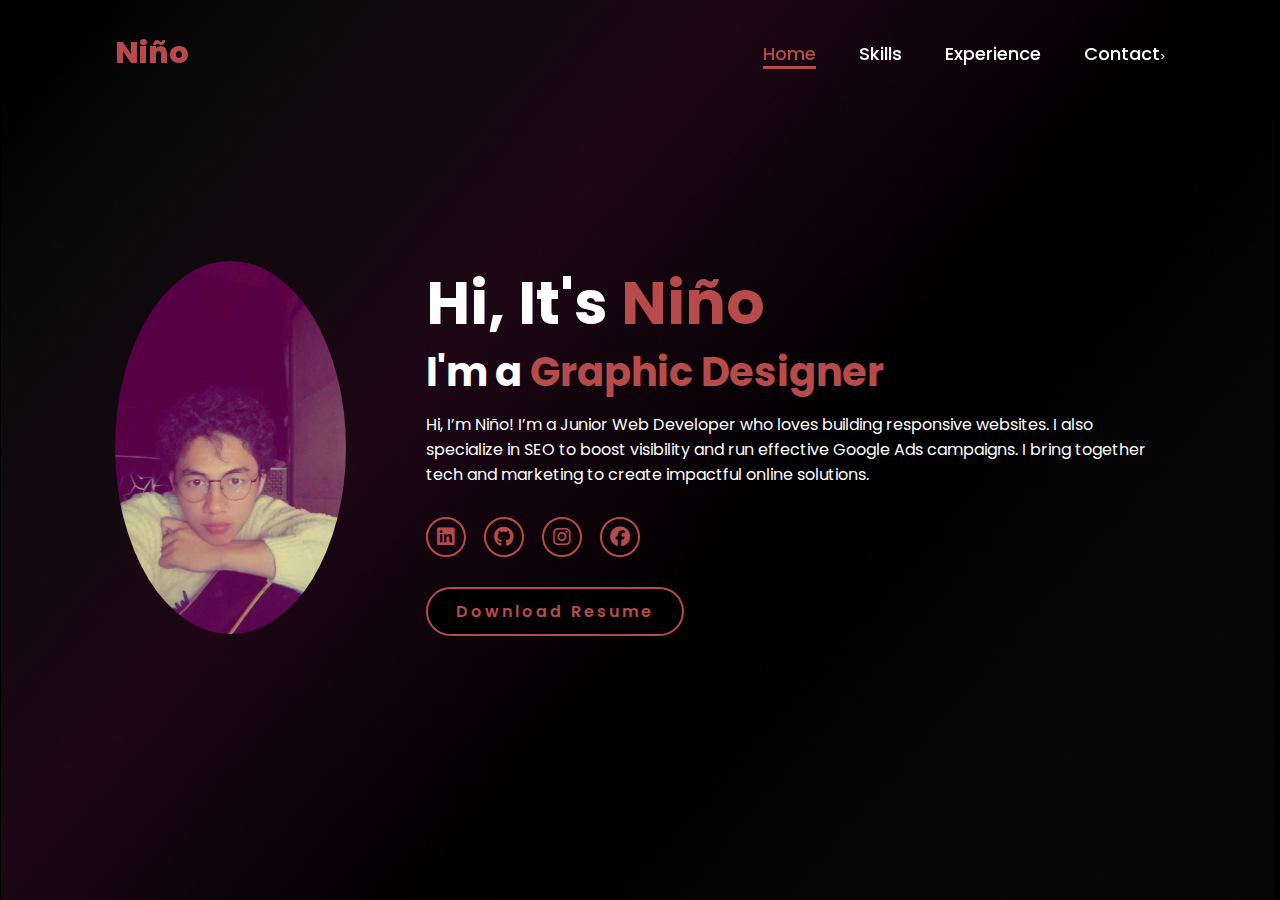
<file: index.html>
<!DOCTYPE html>
<html lang="en">
<head>
    <meta charset="UTF-8">
    <meta name="viewport" content="width=device-width, initial-scale=1.0">
    <link rel="stylesheet" href="https://cdnjs.cloudflare.com/ajax/libs/font-awesome/6.5.2/css/all.min.css">
    <link rel="stylesheet" href="style.css">
    <title>Portfolio Website</title>
</head>
<body>
    <header>
        <a href="index.html" class="logo">Niño</a>
        <nav>
          <a href="index.html" class="active">Home</a>
        <a href="skill.html">Skills</a>
        <a href="Resume.html">Experience</a>
        <a href="contact.html">Contact</a>>
        </nav>
    </header>
    <section class="home">
        <div class="home-img">
            <img src="image.jpg" alt="">
        </div>
        <div class="home-content">
            <h1>Hi, It's <span>Niño</span></h1>
            <h3 class="typing-text">I'm a <span></span></h3>
            <p>Hi, I’m Niño! I’m a Junior Web Developer who loves building responsive websites. I also specialize in SEO to boost visibility and run effective Google Ads campaigns. I bring together tech and marketing to create impactful online solutions.</p>
            <div class="social-icons">
                <a href="https://www.linkedin.com/in/ni%C3%B1oricardo-olarita-34276229b/"><i class="fa-brands fa-linkedin"></i></a>
                <a href="https://github.com/nino1212-r"><i class="fa-brands fa-github"></i></a>
                <a href="https://www.instagram.com/ninnzzzzzzzzz/"><i class="fa-brands fa-instagram"></i></a>
                <a href="https://www.facebook.com/ninz.olarita/"><i class="fa-brands fa-facebook"></i></a>
                
            </div>
            <a href="https://docs.google.com/document/d/1mLgiIOvM7jT8IXIbEUsiBC37GLktfYBY/edit?usp=sharing&ouid=117722803611519869640&rtpof=true&sd=true" class="btn">Download Resume</a>
        </div>
    </section>
</body>
</html>
</file>
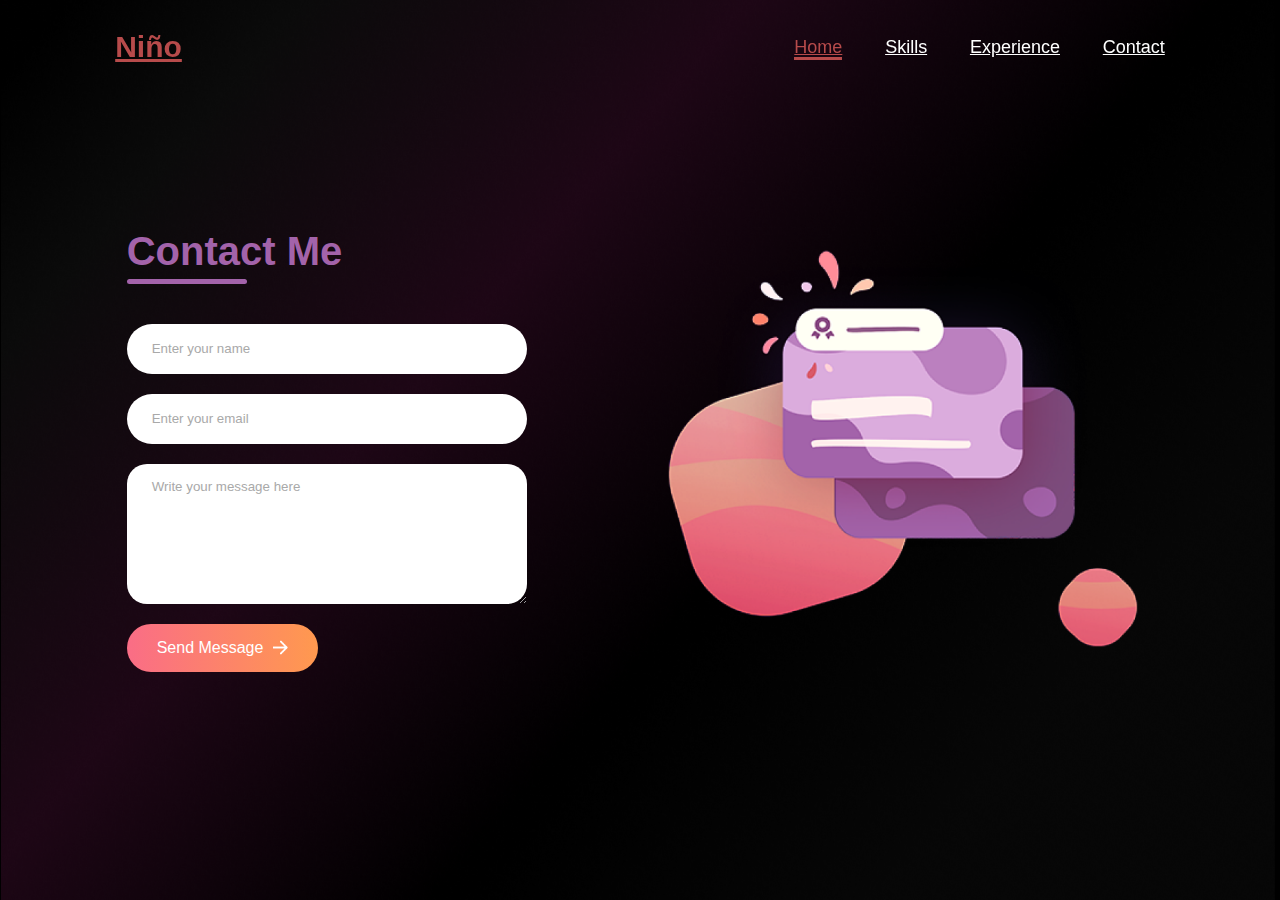
<file: contact.html>
<!DOCTYPE html>
<html lang="en">
<head>
    <meta charset="UTF-8">
    <meta name="viewport" content="width=device-width, initial-scale=1.0">
    <title>Contact Me</title>
    <link rel="stylesheet" href="styles.css">
<body>
    <header>
        <a href="index.html" class="logo">Niño</a>
        <nav>
            <a href="index.html" class="active"> Home</a>
            <a href="skill.html" >Skills</a>
            <a href="Resume.html" >Experience</a>
            <a href="contact.html" >Contact</a>
        </nav>
    </header>
    <div class="contact-container">
        <form action="https://api.web3forms.com/submit" method="POST"class="contact-left">
            <div class="contact-left-title">
                <h2>Contact Me</h2>
                <hr>
            </div>
                <input type="hidden" name="access_key" value="69ec9b6e-47cf-403b-8619-a62b1ea174a1">
                <input type="text" id="name" name="name" placeholder="Enter your name" class="contact-inputs" required>
                <input type="email" id="email" name="email" placeholder="Enter your email" class="contact-inputs" required>
                <textarea id="message" name="message" placeholder="Write your message here" class="contact-inputs"></textarea>
            <button type="submit">Send Message <img src="arrow_icon.png" alt=""></button>
        </form>

        <div class="contact-right">
            <img src="right_img.png" alt="">
    </div>

</body>
</html>
</file>
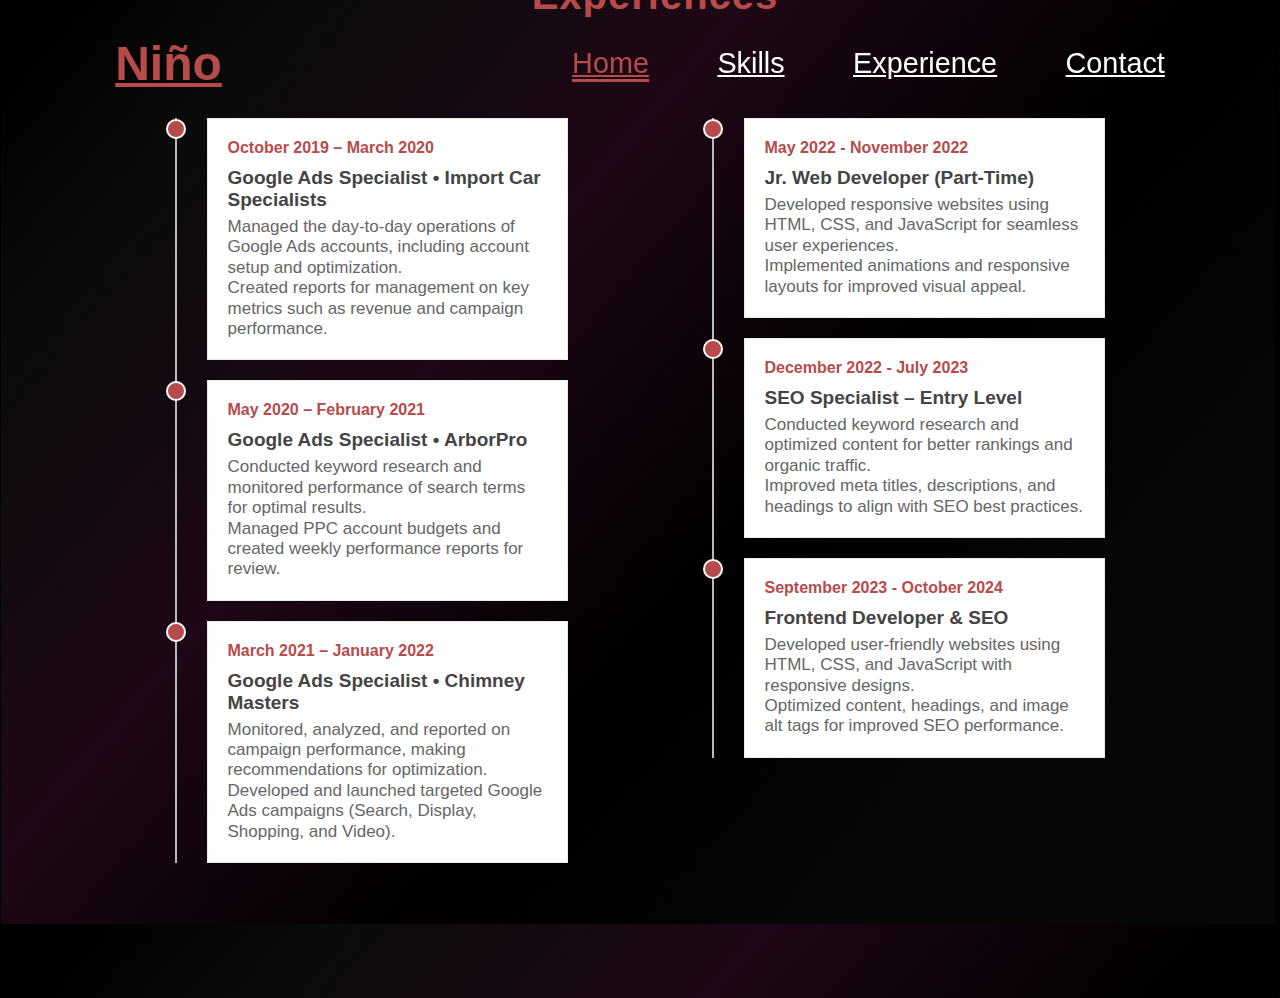
<file: Resume.html>
<!DOCTYPE html>
<html lang="en">
<head>
	<meta charset="UTF-8">
	<meta name="viewport" content="width=device-width, initial-scale=1.0">
	<title>Experience</title>
	<link rel="stylesheet" type="text/css" href="stylesss.css">
</head>

<body>
	<!-- Header Section -->
	<header>
		<a href="index.html" class="logo">Niño</a>
		<nav>
			<a href="index.html" class="active">Home</a>
			<a href="skill.html">Skills</a>
			<a href="Resume.html">Experience</a>
			<a href="contact.html">Contact</a>
		</nav>
	</header>
	<!-- Main Content -->
	<div class="container"><br><br>
		<h1>Experiences</h1>
		<main class="row">
			<!-- First Column -->
			<section class="col">
				<div class="contents">
					<div class="box">
						<h4>October 2019 – March 2020</h4>
						<h3>Google Ads Specialist • Import Car Specialists</h3>
						<p>Managed the day-to-day operations of Google Ads accounts, including account setup and optimization.</p>
						<p>Created reports for management on key metrics such as revenue and campaign performance.</p>
					</div>

					<div class="box">
						<h4>May 2020 – February 2021</h4>
						<h3>Google Ads Specialist • ArborPro</h3>
						<p>Conducted keyword research and monitored performance of search terms for optimal results.</p>
						<p>Managed PPC account budgets and created weekly performance reports for review.</p>
					</div>

					<div class="box">
						<h4>March 2021 – January 2022</h4>
						<h3>Google Ads Specialist • Chimney Masters</h3>
						<p>Monitored, analyzed, and reported on campaign performance, making recommendations for optimization.</p>
						<p>Developed and launched targeted Google Ads campaigns (Search, Display, Shopping, and Video).</p>
					</div>
				</div>
			</section>

			<!-- Second Column -->
			<section class="col">
				<div class="contents">
					<div class="box">
						<h4>May 2022 - November 2022</h4>
						<h3>Jr. Web Developer (Part-Time)</h3>
						<p>Developed responsive websites using HTML, CSS, and JavaScript for seamless user experiences.</p>
						<p>Implemented animations and responsive layouts for improved visual appeal.</p>
					</div>

					<div class="box">
						<h4>December 2022 - July 2023</h4>
						<h3>SEO Specialist – Entry Level</h3>
						<p>Conducted keyword research and optimized content for better rankings and organic traffic.</p>
						<p>Improved meta titles, descriptions, and headings to align with SEO best practices.</p>
					</div>

					<div class="box">
						<h4>September 2023 - October 2024</h4>
						<h3>Frontend Developer & SEO</h3>
						<p>Developed user-friendly websites using HTML, CSS, and JavaScript with responsive designs.</p>
						<p>Optimized content, headings, and image alt tags for improved SEO performance.</p>
					</div>
				</div>
			</section>
		</main>
			
</body>
</html>
</file>
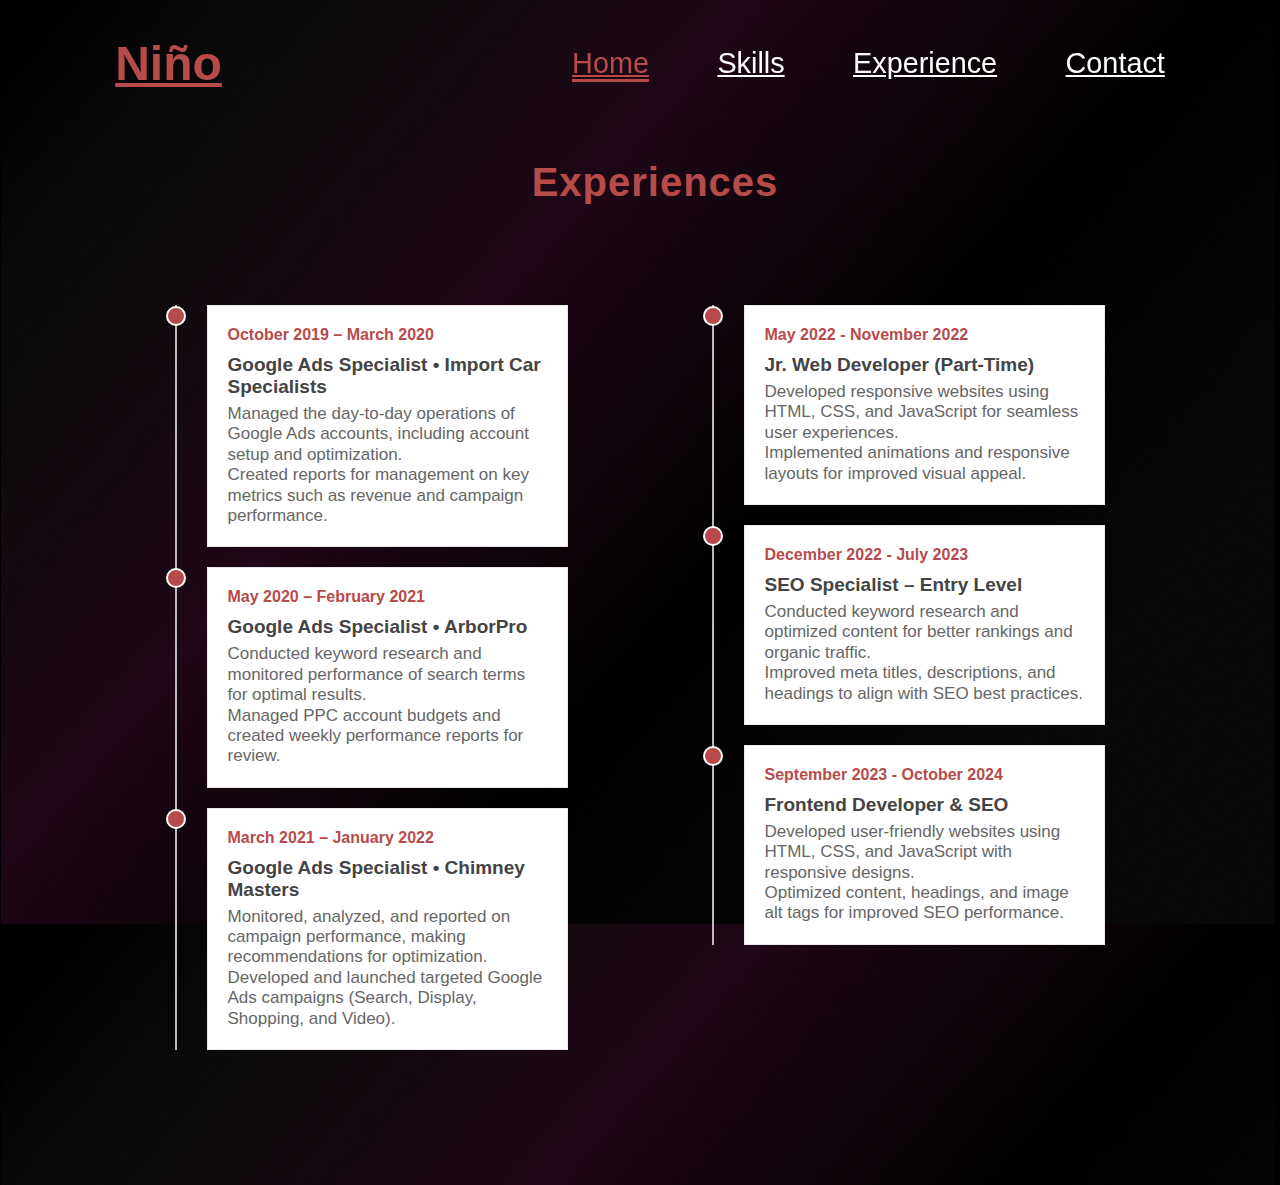
<file: skill.html>
<!DOCTYPE html>
<html lang="en">
<head>
	<meta charset="UTF-8">
	<meta name="viewport" content="width=device-width, initial-scale=1.0">
	<title>Experience</title>
	<link rel="stylesheet" type="text/css" href="stylesss.css">
</head>

<body>
	<!-- Header Section -->
	<header>
		<a href="index.html" class="logo">Niño</a>
		<nav>
			<a href="index.html" class="active">Home</a>
			<a href="skill.html">Skills</a>
			<a href="Resume.html">Experience</a>
			<a href="contact.html">Contact</a>
		</nav>
	</header>
<br><br><br><br><br><br><br><br><br><br><br><br>
<br><br><br><br><br><br><br>
	<!-- Main Content -->
	<div class="container"><br><br>
		<h1>Experiences</h1>
		<main class="row">
			<!-- First Column -->
			<section class="col">
				<div class="contents">
					<div class="box">
						<h4>October 2019 – March 2020</h4>
						<h3>Google Ads Specialist • Import Car Specialists</h3>
						<p>Managed the day-to-day operations of Google Ads accounts, including account setup and optimization.</p>
						<p>Created reports for management on key metrics such as revenue and campaign performance.</p>
					</div>

					<div class="box">
						<h4>May 2020 – February 2021</h4>
						<h3>Google Ads Specialist • ArborPro</h3>
						<p>Conducted keyword research and monitored performance of search terms for optimal results.</p>
						<p>Managed PPC account budgets and created weekly performance reports for review.</p>
					</div>

					<div class="box">
						<h4>March 2021 – January 2022</h4>
						<h3>Google Ads Specialist • Chimney Masters</h3>
						<p>Monitored, analyzed, and reported on campaign performance, making recommendations for optimization.</p>
						<p>Developed and launched targeted Google Ads campaigns (Search, Display, Shopping, and Video).</p>
					</div>
				</div>
			</section>

			<!-- Second Column -->
			<section class="col">
				<div class="contents">
					<div class="box">
						<h4>May 2022 - November 2022</h4>
						<h3>Jr. Web Developer (Part-Time)</h3>
						<p>Developed responsive websites using HTML, CSS, and JavaScript for seamless user experiences.</p>
						<p>Implemented animations and responsive layouts for improved visual appeal.</p>
					</div>

					<div class="box">
						<h4>December 2022 - July 2023</h4>
						<h3>SEO Specialist – Entry Level</h3>
						<p>Conducted keyword research and optimized content for better rankings and organic traffic.</p>
						<p>Improved meta titles, descriptions, and headings to align with SEO best practices.</p>
					</div>

					<div class="box">
						<h4>September 2023 - October 2024</h4>
						<h3>Frontend Developer & SEO</h3>
						<p>Developed user-friendly websites using HTML, CSS, and JavaScript with responsive designs.</p>
						<p>Optimized content, headings, and image alt tags for improved SEO performance.</p>
					</div>
				</div>
			</section>
		</main>		
</body>
</html>
</file>
<file: style.css>
@import url('https://fonts.googleapis.com/css2?family=Poppins:wght@100;200;300;400;500;600&display=swap');
*{
    margin: 0;
    padding: 0;
    box-sizing: border-box;
    text-decoration: none;
    border: none;
    outline: none;
    font-family: 'Poppins', sans-serif;
}
html{
    font-size: 62.5%;
}
body{
    width: 100%;
    height: 100vh;
    overflow-x: hidden;
    background-color: black;
    color: white;
}
header{
    margin-top: 20px;
    position: fixed;
    top: 0;
    left: 0;
    width: 100%;
    padding: 1rem 9%;
    background-color: transparent;
    filter: drop-shadow(10px);
    display: flex;
    justify-content: space-between;
    align-items: center;
    z-index: 100;
}
.logo{
    font-size: 3rem;
    color: #b74b4b;
    font-weight: 800;
    cursor: pointer;
    transition: 0.5s ease;
}
.logo:hover{
    transform: scale(1.1);
}
nav a{
    font-size: 1.8rem;
    color: white;
    margin-left: 4rem;
    font-weight: 500;
    transition: 0.3s ease;
    border-bottom: 3px solid transparent;
}
nav a:hover,
nav a.active{
    color: #b74b4b;
    border-bottom: 3px solid #b74b4b;
}
@media(max-width:995px){
    .home-img{
        width: 80vw;
        }
    .home-img-right{
        display: none;
    }    
    nav{
        position: absolute;
        display: none;
        top: 0;
        right: 0;
        width: 40%;
        border-left: 3px solid #b74b4b;
        border-bottom: 3px solid #b74b4b;
        border-bottom-left-radius: 2rem;
        padding: 1rem solid;
        background-color: #161616;
        border-top: 0.1rem solid rgba(0,0,0,0.1);
    }
    nav.active{
        display: block;
    }
    nav a{
        display: block;
        font-size: 2rem;
        margin: 3rem 0;
    }
    nav a:hover,
    nav a.active{
        padding: 1rem;
        border-radius: 0.5rem;
        border-bottom: 0.5rem solid #b74b4b;
    }
}
section{
    min-height: 100vh;
    padding: 5rem 9% 5rem;
}
.home {
    display: flex;
    justify-content: center;
    align-items: center;
    gap: 8rem;
    background-image: url("background.png");
    background-size: cover; 
    background-position: center; 
    background-repeat: no-repeat; 
    width: 100vw;
    height: 100vh; 
}

.home .home-content h1{
    font-size: 6rem;
    font-weight: 700;
    line-height: 1.3;
}
span{
    color: #b74b4b;
}
.home-content h3{
    font-size: 4rem;
    margin-bottom: 1rem;
    font-weight: 700;
}
.home-content p{
    font-size: 1.6rem;
}
.home-img{
    border-radius: 50%;
}
.home-img img{
    position: relative;
    width: 18vw;
    border-radius: 60%;
    box-shadow: 0 0 25px solid #b74b4b;
    cursor: pointer;
    transition: 0.2s linear;
}
.home-img img:hover{
    font-size: 1.8rem;
    font-weight: 500;
}
.social-icons a{
    display: inline-flex;
    justify-content: center;
    align-items: center;
    width: 4rem;
    height: 4rem;
    background-color: transparent;
    border: 0.2rem solid #b74b4b;
    font-size: 2rem;
    border-radius: 50%;
    margin: 3rem 1.5rem 3rem 0;
    transition: 0.3s ease;
    color: #b74b4b;
}
.social-icons a:hover{
    color: black;
    transform: scale(1.3) translateY(-5px);
    background-color: #b74b4b;
    box-shadow: 0  0 25px #b74b4b;
}
.btn{
    display: inline-block;
    padding: 1rem 2.8rem;
    background-color: black;
    border-radius: 4rem;
    font-size: 1.6rem;
    color: #b74b4b;
    letter-spacing: 0.3rem;
    font-weight: 600;
    border: 2px solid #b74b4b;
    transition: 0.3s ease;
    cursor: pointer;
}
.btn:hover{
    transform: scale3d(1.03);
    background-color: #b74b4b;
    color: black;
    box-shadow: 0 0 25px #b74b4b;
}
.typing-text{
    font-size: 34px;
    font-weight: 600;
    min-width: 280px;
}
.typing-text span{
    position: relative;
}
.typing-text span::before{
    content: "Graphic Designer";
    color: #b74b4b;
    animation: words 10s infinite;
}
.typing-text span::after{
    content: "";
    position: absolute;
    width: calc(100% + 8px);
    height: 100%;
    border-left: 3px solid black;
    right: -8;
    animation: cursor 0.6s infinite;
}
@keyframes cursor{
    to{
        border-left: 3px solid #b74b4b;
    }
}
@keyframes words{
    0%, 20%{
        content: "Jr. Web Developer";
    }
    21%, 40%{
        content: "SEO Specialist";
    }
    41%, 60%{
        content: "Google ads Specialist";
    }
}
@media (max-width: 1000px){
    .home{
        gap: 4rem;
    }
}
@media(max-width:995px){
    .home{
        flex-direction: column;
        margin: 5rem 4rem;
    }
    .home .home-content h3{
        font-size: 2.5rem;
    }
    .home-content h1{
        font-size: 5rem;
    }
    .home-img img{
        width: 70vw;
        margin-top: 4rem;
    }
}
</file>
<file: styles.css>
*{
    padding: 0;
    margin: 0;
    box-sizing: border-box;
    font-family: 'Poppins', sans-serif;
}
html{
    font-size: 62.5%;
}
body{
    background-image: url('background.png');
    background-size: cover; 
    background-position: center; 
    background-repeat: no-repeat; 
    width: 100vw;
    height: 100vh; 
}
header{
    margin-top: 20px;
    position: fixed;
    top: 0;
    left: 0;
    width: 100%;
    padding: 1rem 9%;
    background-color: transparent;
    filter: drop-shadow(10px);
    display: flex;
    justify-content: space-between;
    align-items: center;
    z-index: 100;
}
.logo{
    font-size: 3rem;
    color: #b74b4b;
    font-weight: 800;
    cursor: pointer;
    transition: 0.5s ease;
}
.logo:hover{
    transform: scale(1.1);
}
nav a{
    font-size: 1.8rem;
    color: white;
    margin-left: 4rem;
    font-weight: 500;
    transition: 0.3s ease;
    border-bottom: 3px solid transparent;
}
nav a:hover,
nav a.active{
    color: #b74b4b;
    border-bottom: 3px solid #b74b4b;
}
.contact-container{
    height: 100vh;
    display: flex;
    align-items: center;
    justify-content: space-evenly;
}
.contact-left{
    display: flex;
    flex-direction: column;
    align-items: start;
    gap: 20px;
}
.contact-left-title h2{
    font-weight: 600;
    color: #a363aa;
    font-size: 40px;
    margin-bottom: 5px;
}
.contact-left-title hr{
    border: none;
    width: 120px;
    height: 5px;
    background-color: #a363aa;
    border-radius: 10px;
    margin-bottom: 20px;
}
.contact-inputs{
    width: 400px;
    height: 50px;
    border: none;
    outline: none;
    padding-left: 25px;
    font-weight: 500;
    color: #666;
    border-radius: 50px;
}
.contact-left textarea{
    height: 140px;
    padding-top: 15px;
    border-radius: 20px;
}
.contact-inputs:focus{
    border: 2px solid #ff994f;
}
.contact-inputs::placeholder{
    color: #a9a9a9
}
.contact-left button{
    display: flex;
    align-items: center;
    padding: 15px 30px;
    font-size: 16px;
    color: #fff;
    gap: 10px;
    border: none;
    border-radius: 50px;
    background: linear-gradient(270deg, #ff994f, #fa6d86);
    cursor: pointer;
}
.contact-left button img{
    height: 15px;
}
.contact-right img{
    width: 500px;
}

@media (max-width:800px){
    .contact-inputs{
        width: 80vw;
    }
    .contact-right{
        display: none;
    }
    
}
</file>
<file: stylesss.css>
@import url('https://fonts.googleapis.com/css2?family=Poppins:wght@100;200;300;400;500;600&display=swap');
*{
	margin: 0;
	padding: 0;
	box-sizing: border-box;
}
body{
	display: flex;
    flex-direction: column; /* Stack content vertically */
    justify-content: center; /* Center content vertically */
    align-items: center; /* Center content horizontally */
    gap: 2rem; /* Space between the heading and the skills grid */
    background-image: url("background.png");
    background-size: cover; 
    background-position: center; 
    background-repeat: repeat; 
    width: 100vw;
    height: 100vh; 
    margin: 0; /* Remove default margin */
    font-family: 'Inter', sans-serif; /* Use Inter font */
}
h1 {
    text-align: center; /* Center the text horizontally */
    font-family: 'Inter', sans-serif; /* Use Inter font */
    font-size: 2.5rem; /* Adjust size as needed */
    color: #b74b4b;
    margin-bottom: 20px; /* Space below the heading */
    letter-spacing: 1px; /* Add spacing for a clean look */
}
.container{
	width: 100%;
	padding: 35px 10%;
}
.container{
	padding-right: calc(10% - 30px);
}
main.row{
	display: grid;
	grid-template-columns: 1fr 1fr;
	grid-column-gap: 20px;
}
.col header.title{
	font-family: helvetica;
	color:  #b74b4b;
	padding: 0px 0px 20px 30px;
}
.col .contents{
	padding: 0px 30px;
	border-left: 2px solid #bababa;
}
.col .contents .box{
	position: relative;
	padding: 20px;
	border: 1px solid #eaeaea;
	background-color: #ffffff;
	cursor: pointer;
	transition: all 0.4s;
	margin-bottom: 20px;
}
.col .contents .box:hover{
	box-shadow: 0px 3px 12px 0px #ccc;
	border: 1px solid transparent;
}
.col .contents .box::before{
	content: '';
	position: absolute;
	width: 16px;
	height: 16px;
	border-radius: 50%;
	right: calc(100% + 22px);
	top: 0;
	background-color:  #b74b4b;
	border: 2px solid white;
}
.box h4{
	position: relative;
	color:  #b74b4b;
}
.box h3{
	font-size: 19px;
	padding: 10px 0px 6px;
	font-family: helvetica;
	color: #444;
}
.box p{
	line-height: 1.2;
	color: #666;
	font-size: 17px;
}
header{
    margin-top: 20px;
    position: fixed;
    top: 0;
    left: 0;
    width: 100%;
    padding: 1rem 9%;
    background-color: transparent;
    filter: drop-shadow(10px);
    display: flex;
    justify-content: space-between;
    align-items: center;
    z-index: 100;
}
.logo{
    font-size: 3rem;
    color: #b74b4b;
    font-weight: 800;
    cursor: pointer;
    transition: 0.5s ease;
}
.logo:hover{
    transform: scale(1.1);
}
nav a{
    font-size: 1.8rem;
    color: white;
    margin-left: 4rem;
    font-weight: 500;
    transition: 0.3s ease;
    border-bottom: 3px solid transparent;
}
nav a:hover,
nav a.active{
    color: #b74b4b;
    border-bottom: 3px solid #b74b4b;
}
@media(max-width:995px){
    .home-img{
        width: 80vw;
        }
    .home-img-right{
        display: none;
    }    
    nav{
        position: absolute;
        display: none;
        top: 0;
        right: 0;
        width: 40%;
        border-left: 3px solid #b74b4b;
        border-bottom: 3px solid #b74b4b;
        border-bottom-left-radius: 2rem;
        padding: 1rem solid;
        background-color: #161616;
        border-top: 0.1rem solid rgba(0,0,0,0.1);
    }
    nav.active{
        display: block;
    }
    nav a{
        display: block;
        font-size: 2rem;
        margin: 3rem 0;
    }
    nav a:hover,
    nav a.active{
        padding: 1rem;
        border-radius: 0.5rem;
        border-bottom: 0.5rem solid #b74b4b;
    }
}
section{
    min-height: 100vh;
    padding: 5rem 9% 5rem;
}
.home {
    display: flex;
    justify-content: center;
    align-items: center;
    gap: 8rem;
    background-image: url("background.png");
    background-size: cover; 
    background-position: center; 
    background-repeat: no-repeat; 
    width: 100vw;
    height: 100vh; 
}

.home .home-content h1{
    font-size: 6rem;
    font-weight: 700;
    line-height: 1.3;
}
span{
    color: #b74b4b;
}
.home-content h3{
    font-size: 4rem;
    margin-bottom: 1rem;
    font-weight: 700;
}
.home-content p{
    font-size: 1.6rem;
}
.home-img{
    border-radius: 50%;
}
.home-img img{
    position: relative;
    width: 18vw;
    border-radius: 60%;
    box-shadow: 0 0 25px solid #b74b4b;
    cursor: pointer;
    transition: 0.2s linear;
}
.home-img img:hover{
    font-size: 1.8rem;
    font-weight: 500;
}
.social-icons a{
    display: inline-flex;
    justify-content: center;
    align-items: center;
    width: 4rem;
    height: 4rem;
    background-color: transparent;
    border: 0.2rem solid #b74b4b;
    font-size: 2rem;
    border-radius: 50%;
    margin: 3rem 1.5rem 3rem 0;
    transition: 0.3s ease;
    color: #b74b4b;
}
.social-icons a:hover{
    color: black;
    transform: scale(1.3) translateY(-5px);
    background-color: #b74b4b;
    box-shadow: 0  0 25px #b74b4b;
}
.btn{
    display: inline-block;
    padding: 1rem 2.8rem;
    background-color: black;
    border-radius: 4rem;
    font-size: 1.6rem;
    color: #b74b4b;
    letter-spacing: 0.3rem;
    font-weight: 600;
    border: 2px solid #b74b4b;
    transition: 0.3s ease;
    cursor: pointer;
}
.btn:hover{
    transform: scale3d(1.03);
    background-color: #b74b4b;
    color: black;
    box-shadow: 0 0 25px #b74b4b;
}
.typing-text{
    font-size: 34px;
    font-weight: 600;
    min-width: 280px;
}
.typing-text span{
    position: relative;
}
.typing-text span::before{
    content: "Developer";
    color: #b74b4b;
    animation: words 10s infinite;
}
.typing-text span::after{
    content: "";
    position: absolute;
    width: calc(100% + 8px);
    height: 100%;
    border-left: 3px solid black;
    right: -8;
    animation: cursor 0.6s infinite;
}
/* Slider Container */
.slider {
    position: relative;
    width: 100%;
    height: 500px; /* Adjust slider height */
    overflow: hidden;
    margin-top: 30px;
}

/* Slides Wrapper */
.slides {
    width: 300%; /* 3 images = 300% */
    display: flex;
    transition: transform 1s ease-in-out;
}

/* Individual Slide */
.slide {
    width: 100%;
    flex-shrink: 0;
}

.slide img {
    width: 50%;
    height: 50%;
    object-fit: cover; /* Image covers the slide fully */
}

/* Radio Buttons */
input[type="radio"] {
    display: none; /* Hide radio buttons */
}

/* Navigation Manual */
.navigation-manual {
    position: absolute;
    width: 100%;
    bottom: 20px;
    display: flex;
    justify-content: center;
}

.manual-btn {
    border: 2px solid #b74b4b;
    padding: 8px;
    border-radius: 50%;
    cursor: pointer;
    transition: 0.4s;
    margin: 0 10px;
}

.manual-btn:hover {
    background-color: #b74b4b;
}

#slide1:checked ~ .slides {
    transform: translateX(0%);
}

#slide2:checked ~ .slides {
    transform: translateX(-100%);
}

#slide3:checked ~ .slides {
    transform: translateX(-200%);
}

@keyframes cursor{
    to{
        border-left: 3px solid #b74b4b;
    }
}
@keyframes words{
    0%, 20%{
        content: "Jr. Web Developer";
    }
    21%, 40%{
        content: "SEO Specialist";
    }
    41%, 60%{
        content: "Google ads Specialist";
    }
}
@media (max-width: 1000px){
    .home{
        gap: 4rem;
    }
}
@media(max-width:995px){
    .home{
        flex-direction: column;
        margin: 5rem 4rem;
    }
    .home .home-content h3{
        font-size: 2.5rem;
    }
    .home-content h1{
        font-size: 5rem;
    }
    .home-img img{
        width: 70vw;
        margin-top: 4rem;
    }
}
@media(max-width: 768px){
	main.row{
		grid-template-columns: 1fr;
	}
	.row .col:nth-child(2){
		margin-top: 30px;
	}
}
</file>
